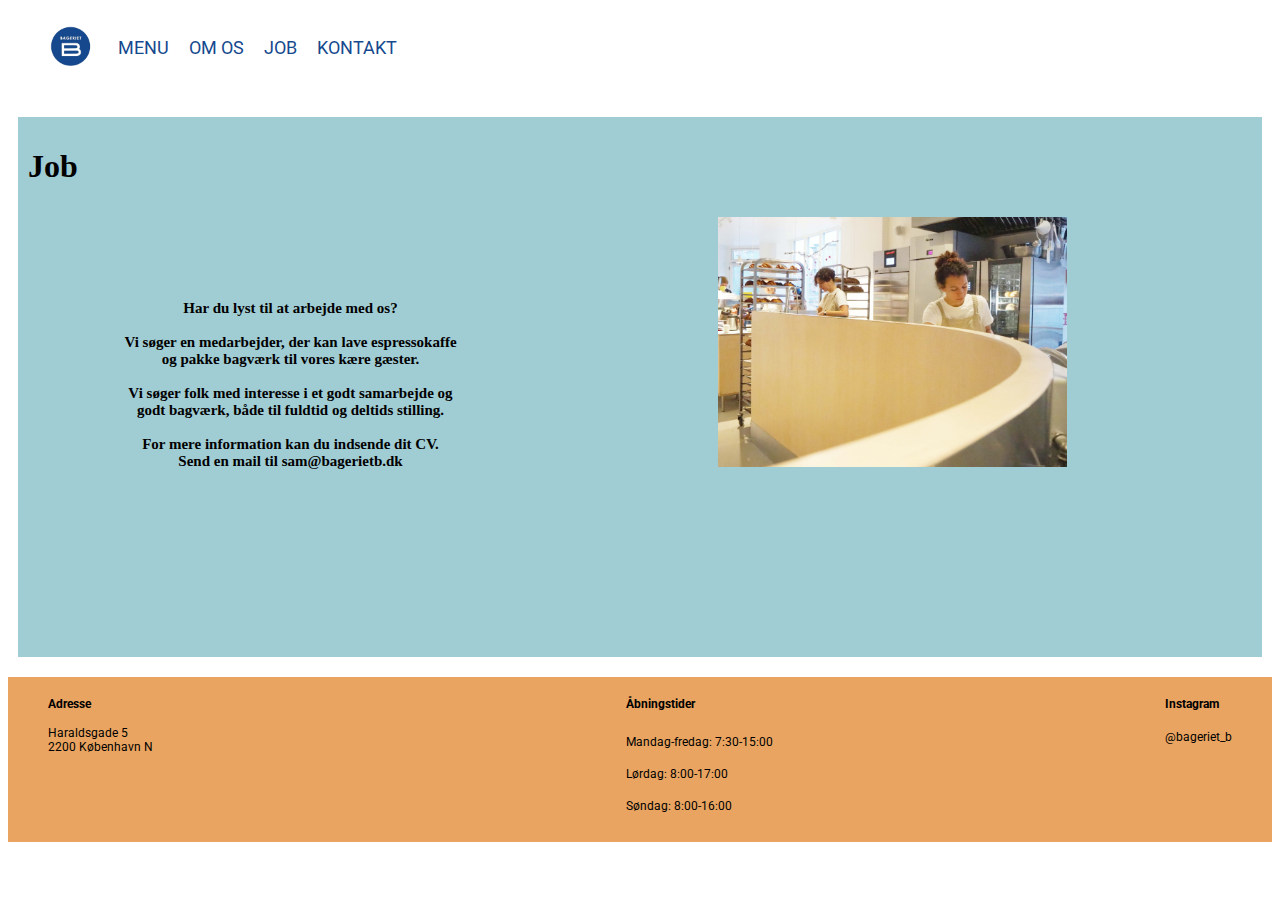
<file: job.html>
<!DOCTYPE html>
<html lang="en">
  <head>
    <meta name="robots" content="noindex" />
    <meta charset="UTF-8" />
    <meta http-equiv="X-UA-Compatible" content="IE=edge" />
    <meta name="viewport" content="width=device-width, initial-scale=1.0" />
    <title>Document</title>
    <link rel="stylesheet" href="style.css" />
    <link rel="stylesheet" href="job.css" />
      <link
      href="https://fonts.googleapis.com/css2?family=Roboto:wght@300&display=swap"
      rel="stylesheet"
    />
  </head>
  <body>
    <header>
      <nav>
        <ul class="links">
          <li>
            <a href="index.html">
              <img src="billeder/logouhvid.png" alt="" />
            </a>
          </li>
          <li><a href="menu.html">MENU</a></li>
          <li><a href="omos.html">OM OS</a></li>
          <li><a href="job.html">JOB</a></li>
          <li><a href="kontakt.html">KONTAKT</a></li>
        </ul>
      </nav>
    </header>
    <main>
      <div class=backgroundgrid_container>
          <h1>Job</h1>
          <div class="grid_container">
               <div class="jobtekst">
                   <h3>Har du lyst til at arbejde med os? 
                       <br>
                       <br> Vi søger en medarbejder, der kan lave espressokaffe og pakke bagværk til vores kære gæster. 
                        <br>
                    </br>Vi søger folk med interesse i et godt samarbejde og godt bagværk, både til fuldtid og deltids stilling.
                        <br>
                    <br> For mere information kan du indsende dit CV. 
                        <br>Send en mail til sam@bagerietb.dk</br>
                    </h3>
                </div>
            <div class="jobbillede">
            <img src="billeder/3929 redigeret.jpg" alt="jobbillede">
          </div>
        </div>
        </div>
    </main>
  </body>
  <footer>
    <div class="content">
      <div class="left box">
        <div class="upper">
          <div class="topic">Adresse</div>
          <p>
            Haraldsgade 5 <br />
            2200 København N
          </p>
        </div>
      </div>
      <div class="middle box">
        <div class="topic">Åbningstider</div>
        <div><a>Mandag-fredag: 7:30-15:00</a></div>
        <div><a>Lørdag: 8:00-17:00</a></div>
        <div><a>Søndag: 8:00-16:00</a></div>
      </div>
      <div class="right box">
        <div class="topic">Instagram</div>
        <div><a>@bageriet_b</a></div>
      </div>
    </div>
  </footer>
</html>
    <!-- <body>
    <header>
      <nav>
        <ul class="links">
          <li>
            <a href="index.html">
              <img src="billeder/logo.png" alt="" />
            </a>
          </li>
          <li><a href="menu.html">MENU</a></li>
          <li><a href="omos.html">OM OS</a></li>
          <li><a href="job.html">JOB</a></li>
          <li><a href="kontakt.html">KONTAKT</a></li>
        </ul>
      </nav>
    </header>
    <main>
      <div class=backgroundgrid_container>
          <h1>Job</h1>
          <div class="grid_container">
               <div class="jobtekst">
                   <h3>Har du lyst til at arbejde med os? 
                       <br>
                       <br> Vi søger en medarbejder, der kan lave espressokaffe og pakke bagværk til vores kære gæster. 
                        <br>
                    </br>Vi søger folk med interesse i et godt samarbejde og godt bagværk, både til fuldtid og deltids stilling.
                        <br>
                    <br> For mere information kan du indsende dit CV. 
                        <br>Send en mail til sam@bagerietb.dk</br>
                    </h3>
                </div>
            <div class="jobbillede">
            <img src="test.png" alt="jobbillede">
          </div>
        </div>
        </div>
    </main>
  </body>
  <footer>
    <div class="content">
      <div class="left box">
        <div class="upper">
          <div class="topic">Adresse</div>
          <p>
            Haraldsgade 5 <br />
            2200 København N
          </p>
        </div>
      </div>
      <div class="middle box">
        <div class="topic">Åbningstider</div>
        <div><a>Mandag-fredag: 7:30-15:00</a></div>
        <div><a>Lørdag: 8:00-17:00</a></div>
        <div><a>Søndag: 8:00-16:00</a></div>
      </div>
      <div class="right box">
        <div class="topic">Instagram</div>
        <div><a>@bageriet_b</a></div>
      </div>
    </div>
  </footer>
</html> -->
</file>
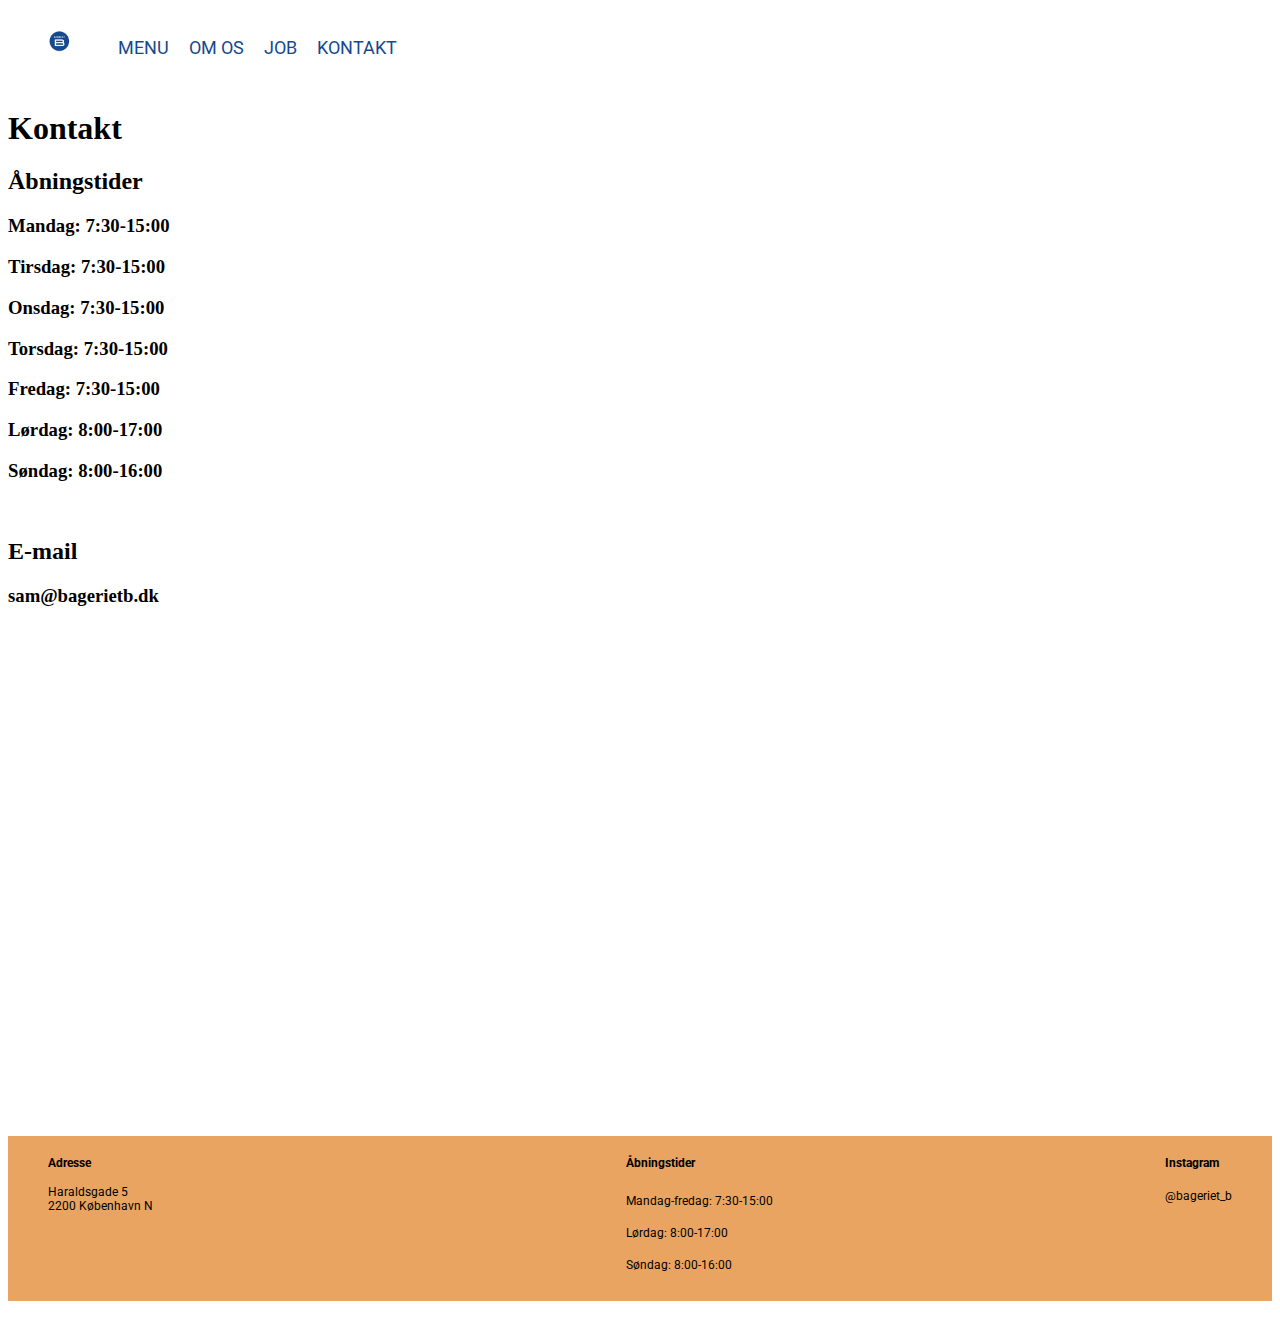
<file: kontakt.html>
<!DOCTYPE html>
<html lang="en">
  <head>
    <meta name="robots" content="noindex" />
    <meta charset="UTF-8" />
    <meta http-equiv="X-UA-Compatible" content="IE=edge" />
    <meta name="viewport" content="width=device-width, initial-scale=1.0" />
    <title>Document</title>
    <link rel="stylesheet" href="style.css" />
    <link rel="stylesheet" href="kontankt.css" />
      <link
      href="https://fonts.googleapis.com/css2?family=Roboto:wght@300&display=swap"
      rel="stylesheet"
    />
  </head>
  <body>
    <header>
      <nav>
        <ul class="links">
          <li>
            <a href="index.html">
              <img src="billeder/logouhvid.png" alt="" />
            </a>
          </li>
          <li><a href="menu.html">MENU</a></li>
          <li><a href="omos.html">OM OS</a></li>
          <li><a href="job.html">JOB</a></li>
          <li><a href="kontakt.html">KONTAKT</a></li>
        </ul>
      </nav>
    </header>
    <h1>Kontakt</h1>
    <div class="grid-container">
      <div class="grid-item">
        <h2>Åbningstider</h2>
        <h3>Mandag: 7:30-15:00</h3>
        <h3>Tirsdag: 7:30-15:00</h3>
        <h3>Onsdag: 7:30-15:00</h3>
        <h3>Torsdag: 7:30-15:00</h3>
        <h3>Fredag: 7:30-15:00</h3>
        <h3>Lørdag: 8:00-17:00</h3>
        <h3>Søndag: 8:00-16:00</h3>
        <br />
        <h2>E-mail</h2>
        <h3>sam@bagerietb.dk</h3>
        <br />
      </div>
      <div class="grid-item">
        <iframe
          src="https://www.google.com/maps/embed?pb=!1m18!1m12!1m3!1d8992.631021133406!2d12.53992754132748!3d55.703629579515635!2m3!1f0!2f0!3f0!3m2!1i1024!2i768!4f13.1!3m3!1m2!1s0x4652539931dc4ae9%3A0x120ffa9c3771287c!2sHaraldsgade%205%2C%202200%20K%C3%B8benhavn!5e0!3m2!1sda!2sdk!4v1638967077117!5m2!1sda!2sdk"
          width="600"
          height="450"
          style="border: 0"
          allowfullscreen=""
          loading="lazy"
        ></iframe>
      </div>
      <br />
    </div>
  </body>
  <footer>
    <div class="content">
      <div class="left box">
        <div class="upper">
          <div class="topic">Adresse</div>
          <p>
            Haraldsgade 5 <br />
            2200 København N
          </p>
        </div>
      </div>
      <div class="middle box">
        <div class="topic">Åbningstider</div>
        <div><a>Mandag-fredag: 7:30-15:00</a></div>
        <div><a>Lørdag: 8:00-17:00</a></div>
        <div><a>Søndag: 8:00-16:00</a></div>
      </div>
      <div class="right box">
        <div class="topic">Instagram</div>
        <div><a>@bageriet_b</a></div>
      </div>
    </div>
  </footer>
</html>
</file>
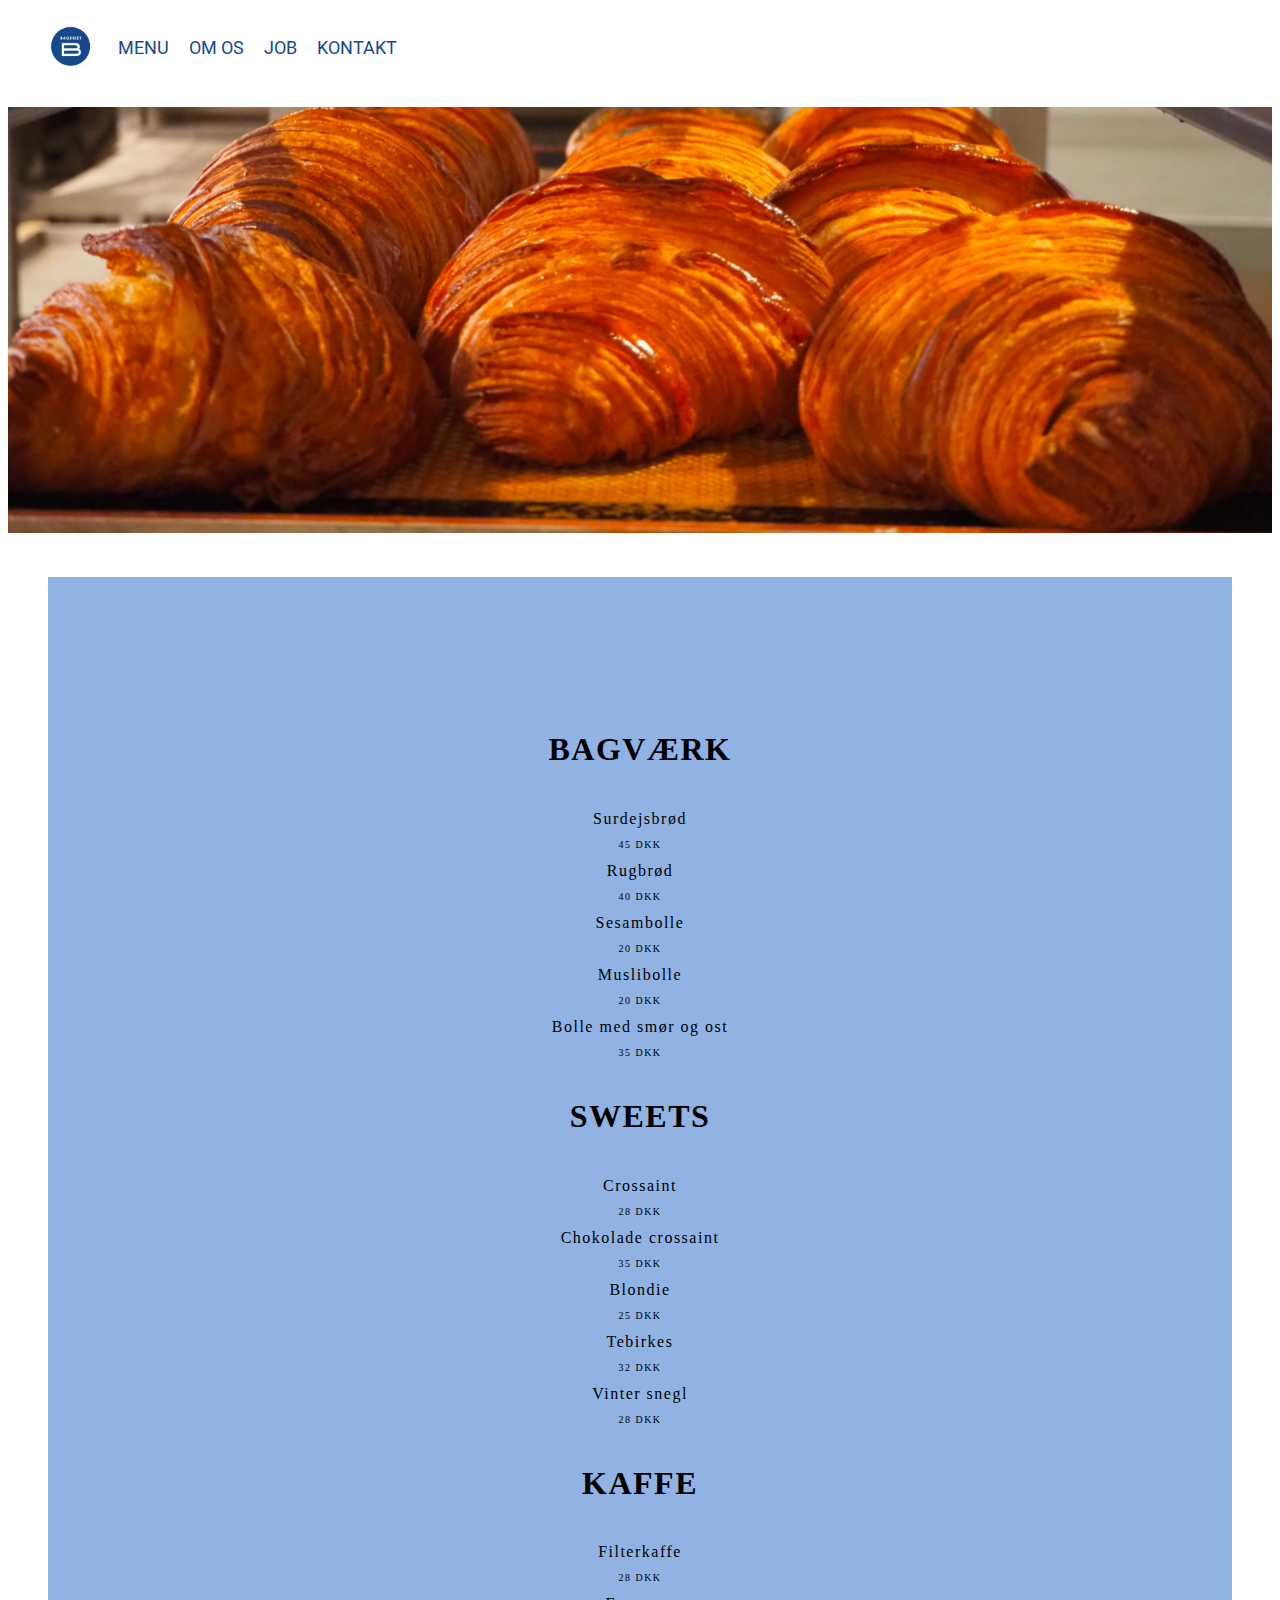
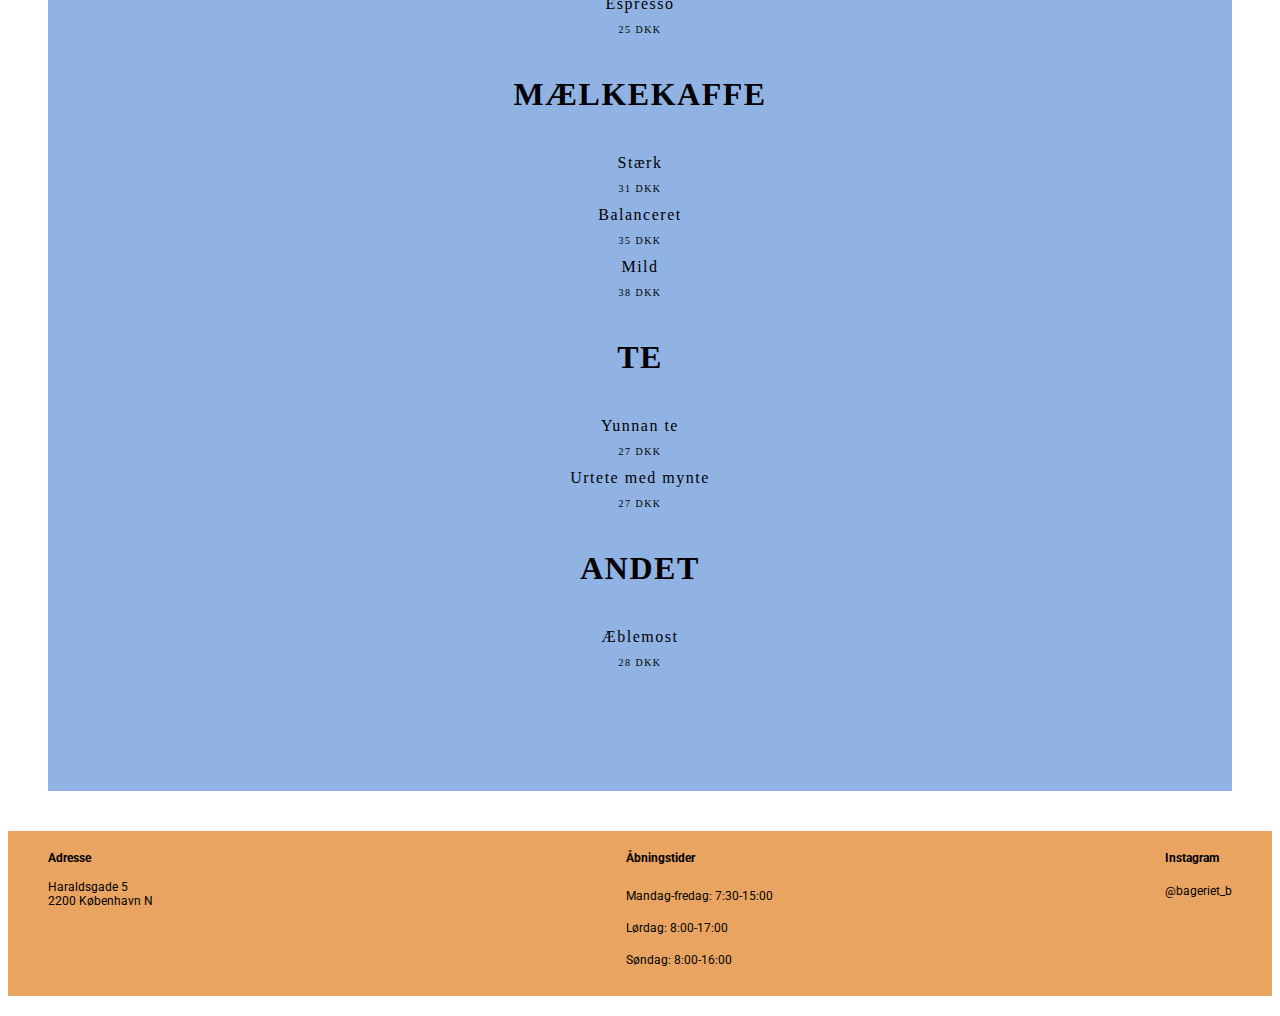
<file: menu.html>
<!DOCTYPE html>
<html lang="en">
  <head>
    <meta name="robots" content="noindex" />
    <meta charset="UTF-8" />
    <meta http-equiv="X-UA-Compatible" content="IE=edge" />
    <meta name="viewport" content="width=device-width, initial-scale=1.0" />
    <title>Document</title>
    <link rel="stylesheet" href="style.css" />
    <link rel="stylesheet" href="menu.css" />
    <link
      href="https://fonts.googleapis.com/css2?family=Roboto:wght@300&display=swap"
      rel="stylesheet"
    />
  </head>
  <body>
    <header>
      <nav>
        <ul class="links">
          <li>
            <a href="index.html">
              <img src="billeder/logouhvid.png" alt="" />
            </a>
          </li>
          <li><a href="menu.html">MENU</a></li>
          <li><a href="omos.html">OM OS</a></li>
          <li><a href="job.html">JOB</a></li>
          <li><a href="kontakt.html">KONTAKT</a></li>
        </ul>
      </nav>
    </header>
    <div class="background-colormenubillede">
      <img src="billeder/menu3.png" alt="menu" />
    </div>
    <div class="background-color">
      <div class="background-menu">
        <h1 class="heading-2-brød">BAGVÆRK</h1>
        <div class="text-brød-item-name">Surdejsbrød</div>
        <div class="text-brød-item-price">45 DKK</div>

        <div class="text-brød-item-name">Rugbrød</div>
        <div class="text-brød-item-price">40 DKK</div>

        <div class="text-brød-item-name">Sesambolle</div>
        <div class="text-brød-item-price">20 DKK</div>

        <div class="text-brød-item-name">Muslibolle</div>
        <div class="text-brød-item-price">20 DKK</div>

        <div class="text-brød-item-name">Bolle med smør og ost</div>
        <div class="text-brød-item-price">35 DKK</div>

        <h1 class="heading-2-kager">SWEETS</h1>
        <div class="text-kager-item-name">Crossaint</div>
        <div class="text-kager-item-price">28 DKK</div>

        <div class="text-kager-item-name">Chokolade crossaint</div>
        <div class="text-kager-item-price">35 DKK</div>

        <div class="text-kager-item-name">Blondie</div>
        <div class="text-kager-item-price">25 DKK</div>

        <div class="text-kager-item-name">Tebirkes</div>
        <div class="text-kager-item-price">32 DKK</div>

        <div class="text-kager-item-name">Vinter snegl</div>
        <div class="text-kager-item-price">28 DKK</div>

        <h1 class="heading-2-kaffe">KAFFE</h1>
        <div class="text-kaffe-item-name">Filterkaffe</div>
        <div class="text-kaffe-item-price">28 DKK</div>

        <div class="text-kaffe-item-name">Espresso</div>
        <div class="text-kaffe-item-price">25 DKK</div>

        <h1 class="heading-2-mælkekaffe">MÆLKEKAFFE</h1>
        <div class="text-mælkekaffe-item-name">Stærk</div>
        <div class="text-mælkekaffe-item-price">31 DKK</div>

        <div class="text-mælkekaffe-item-name">Balanceret</div>
        <div class="text-mælkekaffe-item-price">35 DKK</div>

        <div class="text-mælkekaffe-item-name">Mild</div>
        <div class="text-mælkekaffe-item-price">38 DKK</div>

        <h1 class="heading-2-te">TE</h1>
        <div class="text-te-item-name">Yunnan te</div>
        <div class="text-te-item-price">27 DKK</div>

        <div class="text-te-item-name">Urtete med mynte</div>
        <div class="text-te-item-price">27 DKK</div>

        <h1 class="heading-2-andet">ANDET</h1>
        <div class="text-andet-item-name">Æblemost</div>
        <div class="text-andet-item-price">28 DKK</div>
      </div>
    </div>
  </body>
  <footer>
    <div class="content">
      <div class="left box">
        <div class="upper">
          <div class="topic">Adresse</div>
          <p>
            Haraldsgade 5 <br />
            2200 København N
          </p>
        </div>
      </div>
      <div class="middle box">
        <div class="topic">Åbningstider</div>
        <div><a>Mandag-fredag: 7:30-15:00</a></div>
        <div><a>Lørdag: 8:00-17:00</a></div>
        <div><a>Søndag: 8:00-16:00</a></div>
      </div>
      <div class="right box">
        <div class="topic">Instagram</div>
        <div><a>@bageriet_b</a></div>
      </div>
    </div>
  </footer>
</html>
</file>
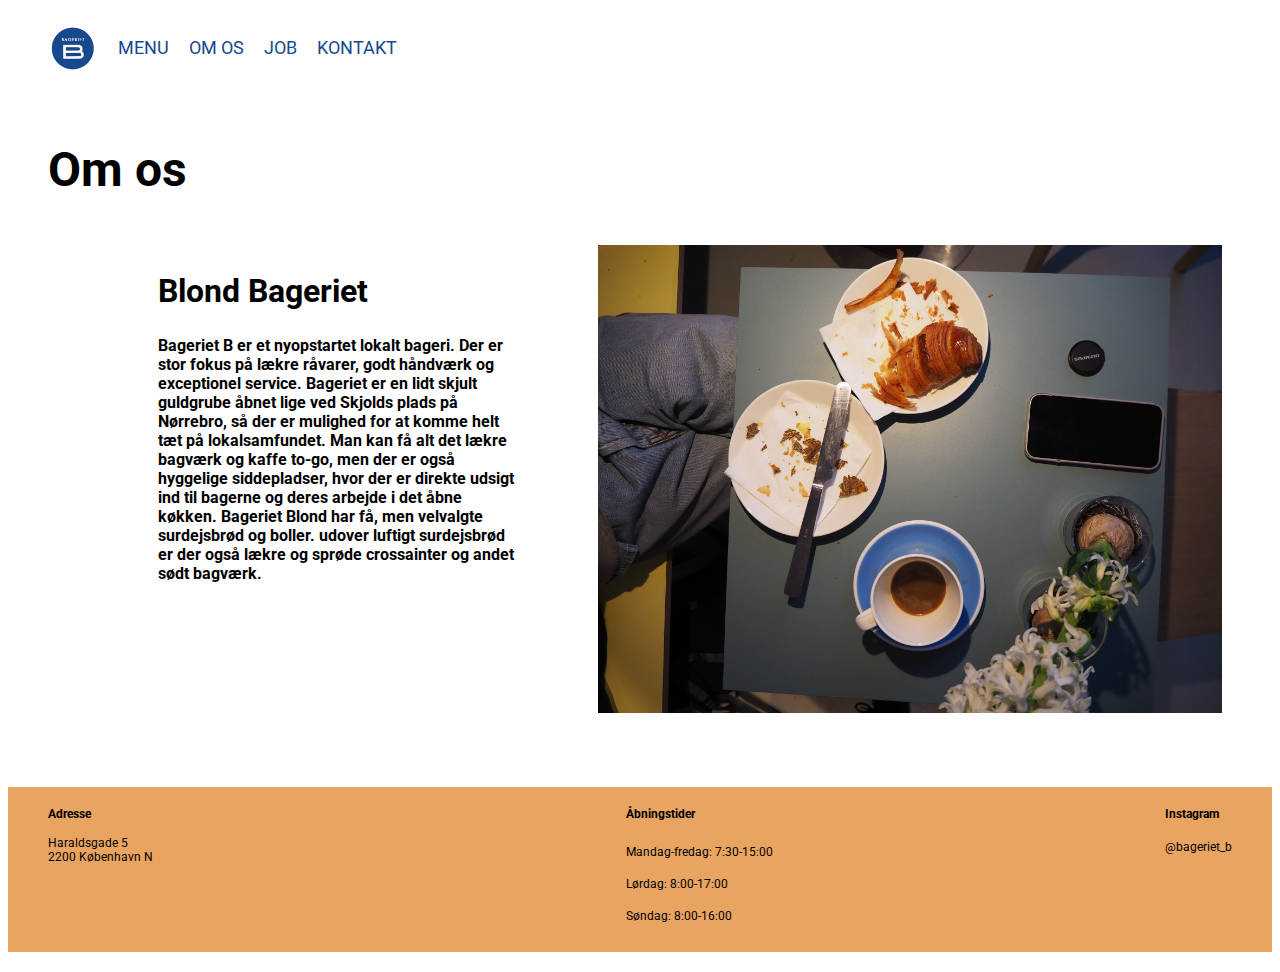
<file: omos.html>
<!DOCTYPE html>
<html lang="en">
  <head>
    <meta name="robots" content="noindex" />
    <meta charset="UTF-8" />
    <meta http-equiv="X-UA-Compatible" content="IE=edge" />
    <meta name="viewport" content="width=device-width, initial-scale=1.0" />
    <title>Document</title>
    <link rel="stylesheet" href="style.css" />
    <link rel="stylesheet" href="omos.css" />
      <link
      href="https://fonts.googleapis.com/css2?family=Roboto:wght@300&display=swap"
      rel="stylesheet"
    />
  </head>
  <body>
    <header>
      <nav>
        <ul class="links">
          <li>
            <a href="index.html">
              <img src="billeder/logo.png" alt="" />
            </a>
          </li>
          <li><a href="menu.html">MENU</a></li>
          <li><a href="omos.html">OM OS</a></li>
          <li><a href="job.html">JOB</a></li>
          <li><a href="kontakt.html">KONTAKT</a></li>
        </ul>
      </nav>
    </header>
    <h1>Om os</h1>
    <div class="grid-container">
      <div class="grid-item">
        <h2>Blond Bageriet</h2>
        <h4>
          Bageriet B er et nyopstartet lokalt bageri. Der er stor fokus på lækre
          råvarer, godt håndværk og exceptionel service. Bageriet er en lidt
          skjult guldgrube åbnet lige ved Skjolds plads på Nørrebro, så der er
          mulighed for at komme helt tæt på lokalsamfundet. Man kan få alt det
          lækre bagværk og kaffe to-go, men der er også hyggelige siddepladser,
          hvor der er direkte udsigt ind til bagerne og deres arbejde i det åbne
          køkken. Bageriet Blond har få, men velvalgte surdejsbrød og boller.
          udover luftigt surdejsbrød er der også lækre og sprøde crossainter og
          andet sødt bagværk.
        </h4>
        <br />
      </div>
      <div class="grid-item">
        <img src="billeder/IMG_3939.JPG" alt="blondbageri" />
      </div>
    </div>
  </body>
  <footer>
    <div class="content">
      <div class="left box">
        <div class="upper">
          <div class="topic">Adresse</div>
          <p>
            Haraldsgade 5 <br />
            2200 København N
          </p>
        </div>
      </div>
      <div class="middle box">
        <div class="topic">Åbningstider</div>
        <div><a>Mandag-fredag: 7:30-15:00</a></div>
        <div><a>Lørdag: 8:00-17:00</a></div>
        <div><a>Søndag: 8:00-16:00</a></div>
      </div>
      <div class="right box">
        <div class="topic">Instagram</div>
        <div><a>@bageriet_b</a></div>
      </div>
    </div>
  </footer>
</html>
</file>
<file: style.css>
img {
  max-width: 100%;
}

main {
  margin: 10px;
  padding: 10px;
}

header {
  display: flex;
}

header nav ul {
  display: flex;
  flex-wrap: wrap;
  justify-content: center;
  list-style: none;
  gap: 20px;
  border: none;
}

nav img {
  max-width: 50px;
}

nav a {
  text-decoration: none;
  font-family: "Roboto", sans-serif;
  color: #16498e;
  font-size: small;
  line-height: 3.5;
}

@media (min-width: 600px) {
  nav a {
    text-decoration: none;
    font-family: "Roboto", sans-serif;
    color: #16498e;
    font-size: large;
    line-height: 2.7;
  }
}

footer {
  font-family: "Roboto", sans-serif;
  width: 100%;
  bottom: 0;
  left: 0;
  background: rgb(233, 164, 97);
  top: 0;
}

footer .content {
  max-width: 1350px;
  margin: 20px;
  padding: 20px;
  display: flex;
  flex-wrap: wrap;
  justify-content: space-between;
}

footer .content p,
a {
  color: black;
  font-size: 12px;
}

footer .content .topic {
  font-size: 12px;
  font-weight: bold;
  color: black;
  margin-bottom: 15px;
}

footer .content p {
  text-align: justify;
}

footer .content .lower .topic {
  margin: 12px 0 5px 0;
}

footer .content .lower i {
  padding-right: 16px;
}

footer .content .middle {
  padding-left: 80px;
}

footer .content .middle a {
  line-height: 32px;
}

@media (max-width: 1100px) {
  footer .content .middle {
    padding-left: 0.5px;
  }
}

@media (max-width: 599px) {
  footer {
    position: relative;
  }
  footer .content .box {
    width: 100%;
    margin-top: 30px;
  }
  footer .content .middle {
    padding-left: 0;
  }
}
</file>
<file: job.css>
h3 {
  color: rgb(0, 0, 0);
  padding: 33px;
  margin: -60px;
  text-align: center;
  font-size: 15px;
  font-family: Hiragino Mincho ProN;

}

h1 {
font-family: Hiragino Mincho ProN;
  font-size: 25;
}

.grid_container{
  display: grid;
  grid-template-columns: auto auto;
  padding: 10px;
}

.jobtekst {
  padding: 20px;
  margin: 90px;
  width: 285px;
  height: 200px;

}


main {
  background-color: #a0ccd4;
}

.jobbillede {
  display: block;
  margin-left: auto;
  margin-right: auto;
  width: 50%;
  height: 80%;
}




/* .jobtekst {
  display: grid;
  grid-template-columns: auto auto auto;
  padding: 10px;
}
.jobbillede {
  padding: 20px;
  text-align: center;
} */






/* .jobtekst {
  display: grid;
  grid-template-columns: 1fr 1fr;
  grid-template-rows: 1fr 1fr;
}

.jobbillede {
grid-column: 2/2;
grid-row: 2/2;
}  */


/* .h3 {
  background-color: #79e6f59d;
  margin-top: 15px;
  padding: 15px;
  text-align: center;
  letter-spacing: 1.5px;
  line-height: 2;
} */
</file>
<file: kontankt.css>
img {
  width: 50%;
  height: 50%;
}
</file>
<file: menu.css>
.background-color {
  background-color: white;
  margin: 20px;
  padding: 20px;
}

.background-menu {
  background-color: #4b84d39d;
  margin-top: 0%;
  padding: 10%;
  text-align: center;
  font-family: Hiragino Mincho ProN;
  letter-spacing: 1.5px;
  line-height: 2;
}

.text-brød-item-price {
  font-size: x-small;
}

.text-kager-item-price {
  font-size: x-small;
}

.text-kaffe-item-price {
  font-size: x-small;
}

.text-mælkekaffe-item-price {
  font-size: x-small;
}

.text-te-item-price {
  font-size: x-small;
}

.text-andet-item-price {
  font-size: x-small;
}
</file>
<file: omos.css>
@media (min-width: 599px) {
  .grid-container {
    display: grid;
    grid-template-columns: auto auto;
    padding: 10px;
  }
  .grid-item {
    padding: 40px;
  }
}

@media (max-width: 799px) {
  .grid-item {
    padding-left: 40px;
  }
}

h1 {
  font-size: 3rem;
  font-family: "Roboto", sans-serif;
  margin-left: 40px;
}

h2 {
  font-size: 2rem;
  font-family: "Roboto", sans-serif;
  padding-left: 100px;
}

h4 {
  font-size: 1rem;
  font-family: "Roboto", sans-serif;
  max-width: 40ch;
  min-width: 25ch;
  padding-left: 100px;
}

.grid-item {
  padding-top: 5px;
}
</file>
